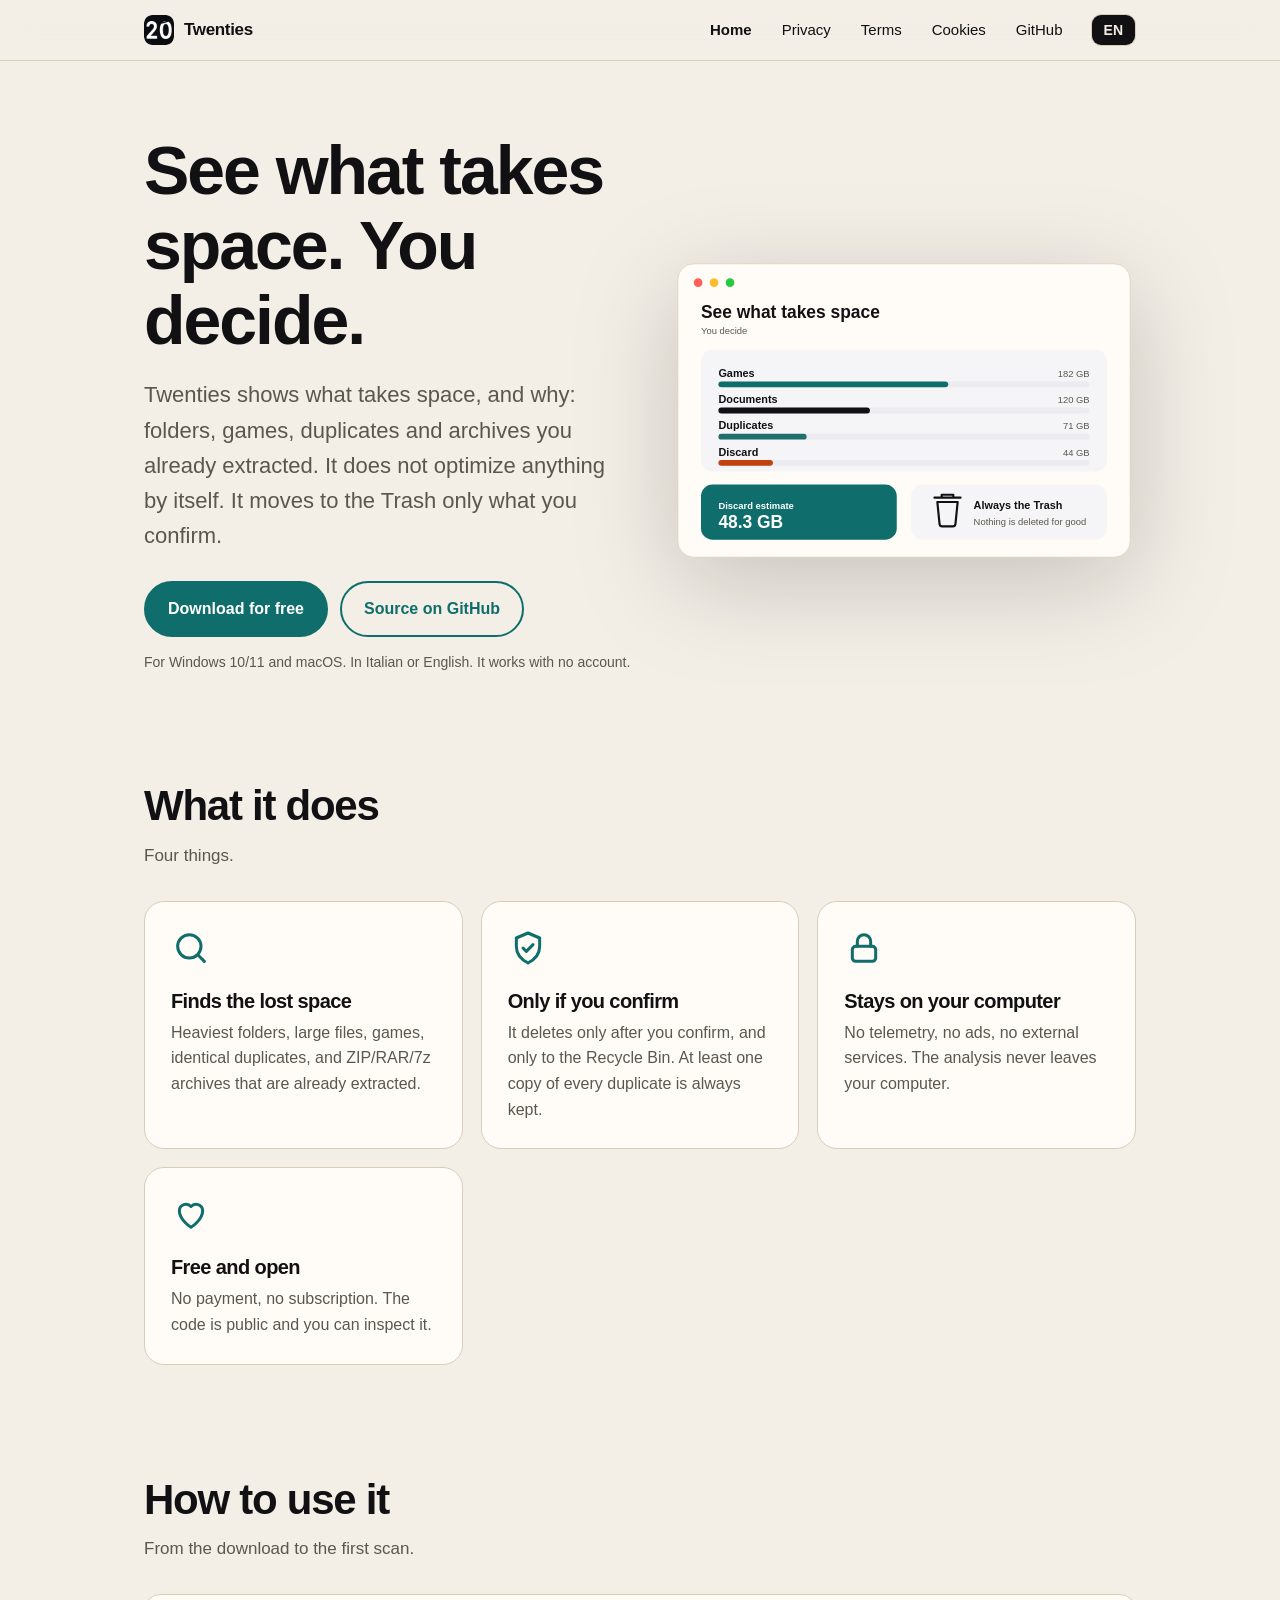
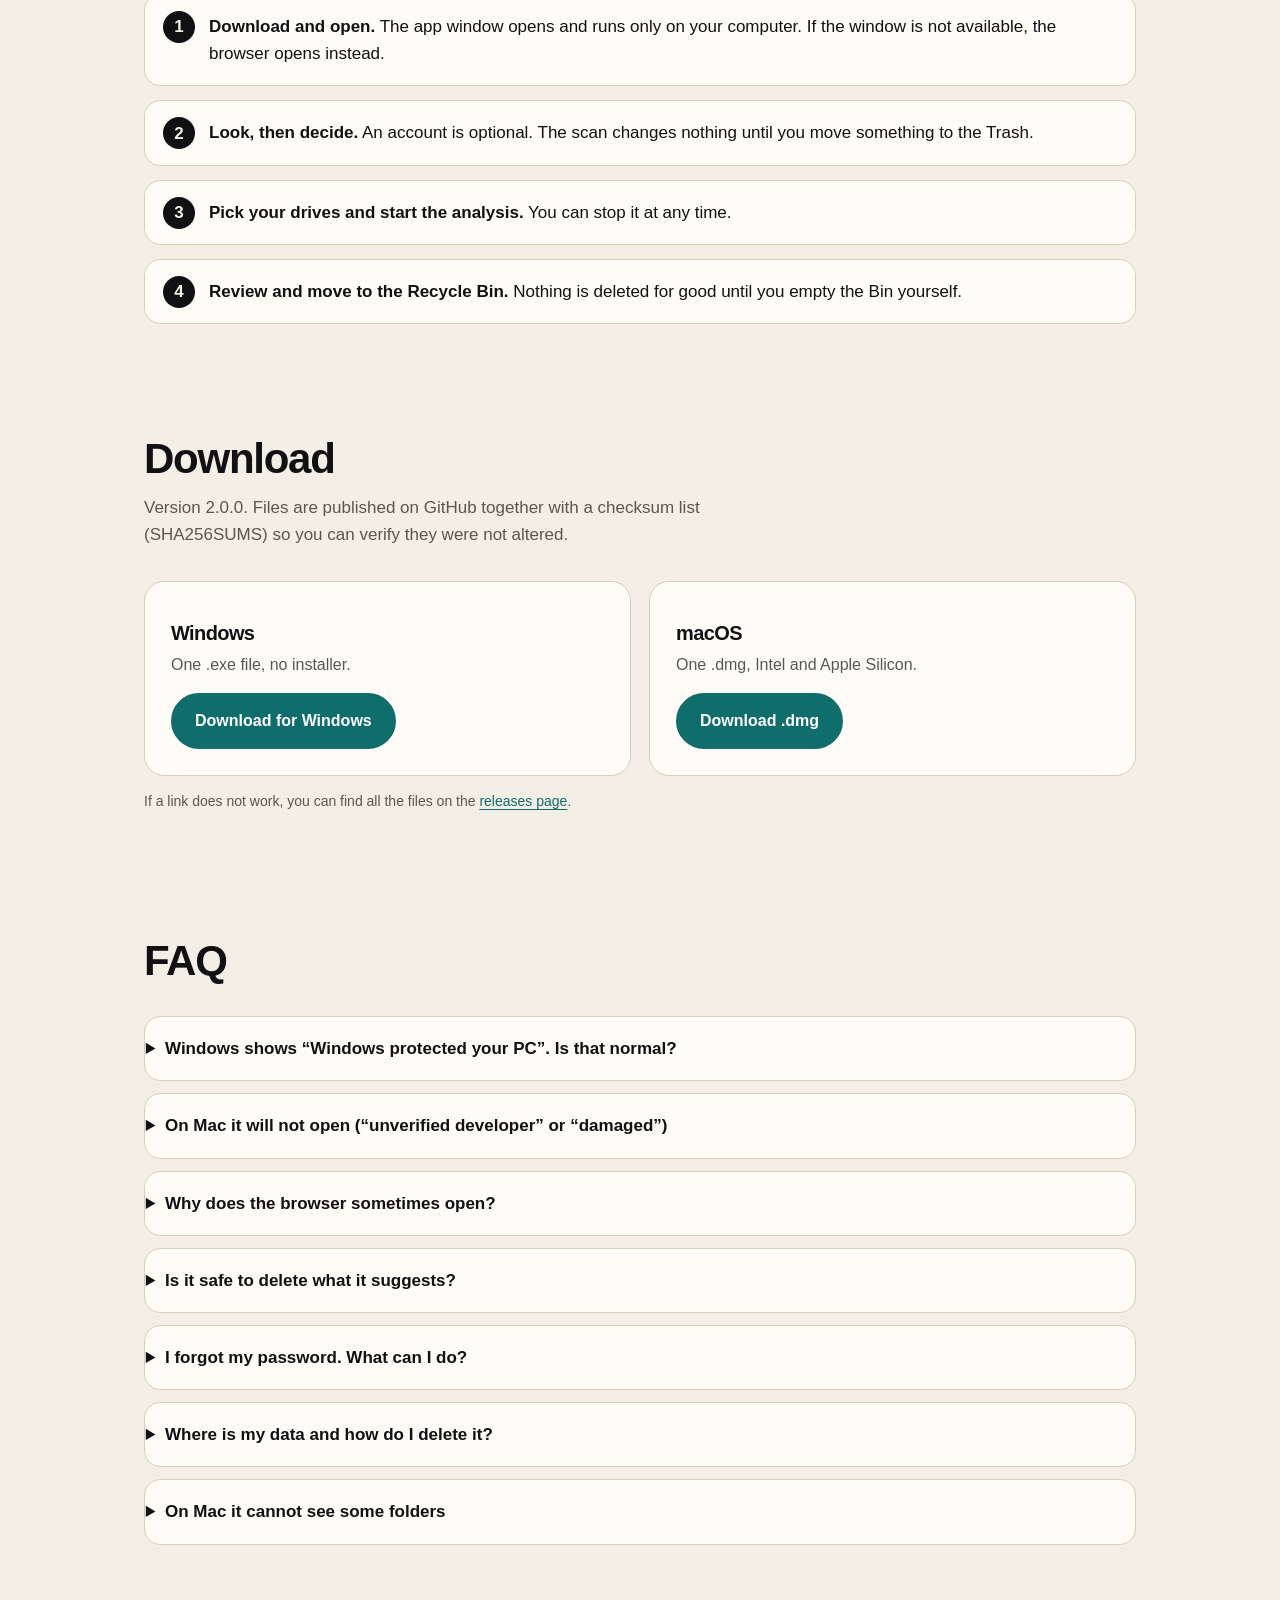
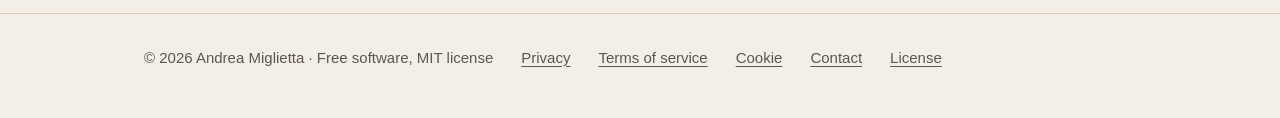
<file: docs/index.html>
<!doctype html>
<html lang="it">
<head>
<meta charset="utf-8">
<meta name="viewport" content="width=device-width,initial-scale=1">
<title data-it="Twenties – libera spazio sul computer" data-en="Twenties – free up disk space">Twenties – libera spazio sul computer</title>
<meta name="description" content="App gratuita e open source per trovare cosa occupa spazio su Windows e Mac e spostarlo nel Cestino, senza inviare dati." data-it="App gratuita e open source per trovare cosa occupa spazio su Windows e Mac e spostarlo nel Cestino, senza inviare dati." data-en="Free, open source app to find what takes up disk space on Windows and Mac and move it to the Recycle Bin, without sending any data.">
<meta name="color-scheme" content="light dark">
<link rel="icon" href="assets/favicon.svg" type="image/svg+xml">
<link rel="apple-touch-icon" href="assets/apple-touch-icon.png">
<link rel="stylesheet" href="style.css">
<script src="site.js" defer></script>
</head>
<body>
<a class="skip" href="#main"><span lang="it">Vai al contenuto</span><span lang="en">Skip to content</span></a>
<header class="top"><div class="wrap">
<a class="brand" href="index.html"><img src="assets/apple-touch-icon.png" width="30" height="30" alt=""><span>Twenties</span></a>
<nav class="m" aria-label="Navigation"><a href="index.html" aria-current="page"><span lang="it">Home</span><span lang="en">Home</span></a><a href="privacy.html"><span lang="it">Privacy</span><span lang="en">Privacy</span></a><a href="terms.html"><span lang="it">Termini</span><span lang="en">Terms</span></a><a href="cookies.html"><span lang="it">Cookie</span><span lang="en">Cookies</span></a><a href="https://github.com/twoventi/twenties-cleaning">GitHub</a></nav>
<div class="lang" role="group" aria-label="Language / Lingua"><button type="button" data-l="it" aria-pressed="true" lang="it">IT</button><button type="button" data-l="en" aria-pressed="false" lang="en">EN</button></div>
</div></header>
<main id="main">

<div class="wrap"><div class="hero">
<div>
<h1><span lang="it">Vedi cosa pesa. Decidi tu.</span><span lang="en">See what takes space. You decide.</span></h1>
<p class="lead"><span lang="it">Twenties mostra cosa occupa spazio e perché: cartelle, giochi, doppioni e archivi già estratti. Non ottimizza da sola. Sposta nel Cestino solo quello che confermi tu.</span><span lang="en">Twenties shows what takes space, and why: folders, games, duplicates and archives you already extracted. It does not optimize anything by itself. It moves to the Trash only what you confirm.</span></p>
<div class="btns"><a class="btn p" href="#download"><span lang="it">Scarica gratis</span><span lang="en">Download for free</span></a><a class="btn s" href="https://github.com/twoventi/twenties-cleaning"><span lang="it">Codice su GitHub</span><span lang="en">Source on GitHub</span></a></div>
<p class="note"><span lang="it">Per Windows 10/11 e macOS. In italiano o in inglese. Si usa anche senza account.</span><span lang="en">For Windows 10/11 and macOS. In Italian or English. It works with no account.</span></p>
</div>
<div class="art">
<img lang="it" src="assets/hero-it.svg" width="640" height="420" alt="Schermata di Twenties: barre che mostrano quanto spazio occupano giochi, download, doppioni e cache, con il totale recuperabile e l'indicazione che tutto va nel Cestino.">
<img lang="en" src="assets/hero-en.svg" width="640" height="420" alt="Twenties screenshot: bars showing how much space games, downloads, duplicates and cache use, with the total recoverable space and a note that everything goes to the Recycle Bin.">
</div>
</div></div>

<section aria-labelledby="f"><div class="wrap">
<h2 id="f"><span lang="it">Cosa fa</span><span lang="en">What it does</span></h2>
<p class="sub"><span lang="it">Quattro cose.</span><span lang="en">Four things.</span></p>
<div class="grid">
<div class="card rv"><svg viewBox="0 0 24 24" aria-hidden="true" focusable="false"><circle cx="11" cy="11" r="7"/><path d="m20 20-3.5-3.5"/></svg><h3><span lang="it">Trova lo spazio perso</span><span lang="en">Finds the lost space</span></h3><p><span lang="it">Cartelle più pesanti, file grandi, giochi, doppioni identici e archivi ZIP/RAR/7z già estratti.</span><span lang="en">Heaviest folders, large files, games, identical duplicates, and ZIP/RAR/7z archives that are already extracted.</span></p></div>
<div class="card rv"><svg viewBox="0 0 24 24" aria-hidden="true" focusable="false"><path d="M12 3 5 6v5c0 4.500 3 8 7 10 4-2 7-5.500 7-10V6z"/><path d="m9 12 2 2 4-4"/></svg><h3><span lang="it">Solo con conferma</span><span lang="en">Only if you confirm</span></h3><p><span lang="it">Elimina solo dopo la tua conferma e solo verso il Cestino. Dei doppioni resta sempre almeno una copia.</span><span lang="en">It deletes only after you confirm, and only to the Recycle Bin. At least one copy of every duplicate is always kept.</span></p></div>
<div class="card rv"><svg viewBox="0 0 24 24" aria-hidden="true" focusable="false"><rect x="5" y="11" width="14" height="9" rx="2"/><path d="M8 11V8a4 4 0 0 1 8 0v3"/></svg><h3><span lang="it">Resta sul tuo computer</span><span lang="en">Stays on your computer</span></h3><p><span lang="it">Nessuna telemetria, nessuna pubblicità, nessun servizio esterno. L'analisi non lascia mai il tuo computer.</span><span lang="en">No telemetry, no ads, no external services. The analysis never leaves your computer.</span></p></div>
<div class="card rv"><svg viewBox="0 0 24 24" aria-hidden="true" focusable="false"><path d="M12 20s-7-4.500-7-10a4 4 0 0 1 7-2.500A4 4 0 0 1 19 10c0 5.500-7 10-7 10z"/></svg><h3><span lang="it">Gratuito e aperto</span><span lang="en">Free and open</span></h3><p><span lang="it">Nessun pagamento, nessun abbonamento. Il codice è pubblico e puoi controllarlo.</span><span lang="en">No payment, no subscription. The code is public and you can inspect it.</span></p></div>
</div></div></section>

<section aria-labelledby="h"><div class="wrap">
<h2 id="h"><span lang="it">Come si usa</span><span lang="en">How to use it</span></h2>
<p class="sub"><span lang="it">Dal file scaricato alla prima scansione.</span><span lang="en">From the download to the first scan.</span></p>
<ol class="steps">
<li class="rv"><span lang="it"><strong>Scarica e apri.</strong> Compare la finestra dell'app, che gira solo sul tuo computer. Se la finestra non è disponibile, si apre il browser.</span><span lang="en"><strong>Download and open.</strong> The app window opens and runs only on your computer. If the window is not available, the browser opens instead.</span></li>
<li class="rv"><span lang="it"><strong>Guarda, poi decidi.</strong> L'account è facoltativo. L'analisi non modifica nulla finché non sposti tu qualcosa nel Cestino.</span><span lang="en"><strong>Look, then decide.</strong> An account is optional. The scan changes nothing until you move something to the Trash.</span></li>
<li class="rv"><span lang="it"><strong>Scegli i dischi e avvia l'analisi.</strong> Puoi fermarla quando vuoi.</span><span lang="en"><strong>Pick your drives and start the analysis.</strong> You can stop it at any time.</span></li>
<li class="rv"><span lang="it"><strong>Controlla e sposta nel Cestino.</strong> Niente viene cancellato per sempre finché non svuoti tu il Cestino.</span><span lang="en"><strong>Review and move to the Recycle Bin.</strong> Nothing is deleted for good until you empty the Bin yourself.</span></li>
</ol></div></section>

<section id="download" aria-labelledby="d"><div class="wrap">
<h2 id="d"><span lang="it">Download</span><span lang="en">Download</span></h2>
<p class="sub"><span lang="it">Versione 2.0.0. I file sono pubblicati su GitHub insieme a un elenco di controllo (SHA256SUMS) per verificare che non siano stati alterati.</span><span lang="en">Version 2.0.0. Files are published on GitHub together with a checksum list (SHA256SUMS) so you can verify they were not altered.</span></p>
<div class="dl">
<div class="card rv"><h3>Windows</h3><p><span lang="it">Un file .exe, senza installazione.</span><span lang="en">One .exe file, no installer.</span></p><a class="btn p" href="https://github.com/twoventi/twenties-cleaning/releases/latest/download/Twenties-Windows.exe"><span lang="it">Scarica per Windows</span><span lang="en">Download for Windows</span></a></div>
<div class="card rv"><h3>macOS</h3><p><span lang="it">Un solo .dmg, Intel e Apple Silicon.</span><span lang="en">One .dmg, Intel and Apple Silicon.</span></p><a class="btn p" href="https://github.com/twoventi/twenties-cleaning/releases/latest/download/Twenties-macOS.dmg"><span lang="it">Scarica .dmg</span><span lang="en">Download .dmg</span></a></div>
</div>
<p class="note"><span lang="it">Se un link non funziona, trovi tutti i file nella <a href="https://github.com/twoventi/twenties-cleaning/releases/latest">pagina delle versioni</a>.</span><span lang="en">If a link does not work, you can find all the files on the <a href="https://github.com/twoventi/twenties-cleaning/releases/latest">releases page</a>.</span></p>
</div></section>

<section id="faq" aria-labelledby="q"><div class="wrap">
<h2 id="q"><span lang="it">Domande frequenti</span><span lang="en">FAQ</span></h2>
<p class="sub"></p>
<details class="rv"><summary><span lang="it">Windows mostra “Windows ha protetto il PC”. È normale?</span><span lang="en">Windows shows “Windows protected your PC”. Is that normal?</span></summary>
<div lang="it"><p>Sì, il file non ha una firma a pagamento. Clicca <strong>Ulteriori informazioni → Esegui comunque</strong>.</p><p>Per controllare il file, in PowerShell: <code>Get-FileHash .\Twenties-Windows.exe -Algorithm SHA256</code>. Il numero deve essere quello di <code>SHA256SUMS</code>.</p></div><div lang="en"><p>Yes. The file has no paid signature. Click <strong>More info → Run anyway</strong>.</p><p>To check the file, in PowerShell: <code>Get-FileHash .\Twenties-Windows.exe -Algorithm SHA256</code>. The number should match <code>SHA256SUMS</code>.</p></div></details>
<details class="rv"><summary><span lang="it">Su Mac non si apre (“sviluppatore non verificato” o “danneggiata”)</span><span lang="en">On Mac it will not open (“unverified developer” or “damaged”)</span></summary>
<div lang="it"><p>Il file non ha una firma a pagamento. <strong>Tasto destro sull'app → Apri</strong>.</p><p>Controllo: <code>shasum -a 256 Twenties-macOS.dmg</code>. Confronta con <code>SHA256SUMS</code>.</p></div><div lang="en"><p>The file has no paid signature. <strong>Right-click the app → Open</strong>.</p><p>Check: <code>shasum -a 256 Twenties-macOS.dmg</code> and compare with <code>SHA256SUMS</code>.</p></div></details>
<details class="rv"><summary><span lang="it">Perché a volte si apre il browser?</span><span lang="en">Why does the browser sometimes open?</span></summary>
<div lang="it"><p>L'app ha una finestra propria e risponde solo dal tuo computer (indirizzo 127.0.0.1): nessun altro dispositivo può raggiungerla. L'accesso con Google si apre nel browser, perché Google non consente il login dentro la finestra; quando hai finito, la finestra risulta già connessa. Se la finestra non è disponibile (su Windows manca WebView2), un messaggio lo dice e si usa il browser. Per chiudere usa la X della finestra o il pulsante <strong>Chiudi app</strong>.</p></div><div lang="en"><p>The app has its own window and only answers from your computer (address 127.0.0.1): no other device can reach it. Google sign-in opens in the browser, because Google blocks login inside the app window; when you finish, the window shows you as signed in. If the window is not available (WebView2 is missing on Windows), a message says so and the browser is used. To quit, close the window or use <strong>Chiudi app</strong>.</p></div></details>
<details class="rv"><summary><span lang="it">È sicuro eliminare quello che propone?</span><span lang="en">Is it safe to delete what it suggests?</span></summary>
<div lang="it"><p>L'app classifica cartelle e file in base all'importanza, ma è una stima e la decisione è tua. Guarda sempre cosa selezioni. Tutto va nel Cestino e si può ripristinare finché non lo svuoti. Se un Cestino non è disponibile, l'app non elimina nulla. Per i dati importanti, tieni un backup.</p></div><div lang="en"><p>The app sorts folders and files by importance, but that is an estimate and the decision is yours. Always check what you select. Everything goes to the Recycle Bin and can be restored until you empty it. If a Recycle Bin is not available, the app deletes nothing. Keep a backup of important data.</p></div></details>
<details class="rv"><summary><span lang="it">Ho dimenticato la password. Come faccio?</span><span lang="en">I forgot my password. What can I do?</span></summary>
<div lang="it"><p>L'account non è necessario per usare Twenties. Se ne hai uno e non ricordi la password, l'app non invia email, quindi non la recupera. Chiudi l'app, elimina la cartella dei dati (vedi sotto) e, se vuoi, creane uno nuovo. I file del computer non si toccano.</p></div><div lang="en"><p>An account is not required to use Twenties. If you have one and forgot the password, the app does not send email, so it cannot recover it. Quit the app, delete the data folder (see below) and create a new one if you want. Your computer's files are not touched.</p></div></details>
<details class="rv"><summary><span lang="it">Dove sono i miei dati e come li cancello?</span><span lang="en">Where is my data and how do I delete it?</span></summary>
<div lang="it"><p>In Impostazioni, <strong>Elimina account</strong>: cancella subito account e sessioni. La cartella dati si chiama ancora <code>TwentiesCleaning</code> (così un account già creato resta al suo posto): su Windows in <code>%APPDATA%</code>, su Mac in <code>~/Library/Application Support</code>. I file del tuo computer non vengono toccati.</p></div><div lang="en"><p>In Settings, <strong>Elimina account</strong> deletes the account and sessions at once. The data folder is still named <code>TwentiesCleaning</code> (so an account you already had stays put): on Windows in <code>%APPDATA%</code>, on Mac in <code>~/Library/Application Support</code>. Your computer's files are not touched.</p></div></details>
<details class="rv"><summary><span lang="it">Su Mac non vede alcune cartelle</span><span lang="en">On Mac it cannot see some folders</span></summary>
<div lang="it"><p>Concedi l'<strong>Accesso completo al disco</strong> a Twenties in Impostazioni di Sistema › Privacy e sicurezza, poi riapri l'app. Al primo spostamento nel Cestino macOS chiede di consentire il controllo di Finder: accetta.</p></div><div lang="en"><p>Grant <strong>Full Disk Access</strong> to Twenties in System Settings › Privacy &amp; Security, then reopen the app. The first time you move something to the Bin, macOS asks to allow control of Finder: accept.</p></div></details>
</div></section>

</main>
<footer><div class="wrap">
<span>© 2026 Andrea Miglietta · <span lang="it">Software libero con licenza MIT</span><span lang="en">Free software, MIT license</span></span>
<a href="privacy.html">Privacy</a><a href="terms.html"><span lang="it">Termini di servizio</span><span lang="en">Terms of service</span></a><a href="cookies.html">Cookie</a>
<a href="mailto:nf2871065@gmail.com"><span lang="it">Contatti</span><span lang="en">Contact</span></a><a href="https://github.com/twoventi/twenties-cleaning/blob/main/LICENSE"><span lang="it">Licenza</span><span lang="en">License</span></a>
</div></footer>
</body>
</html>
</file>
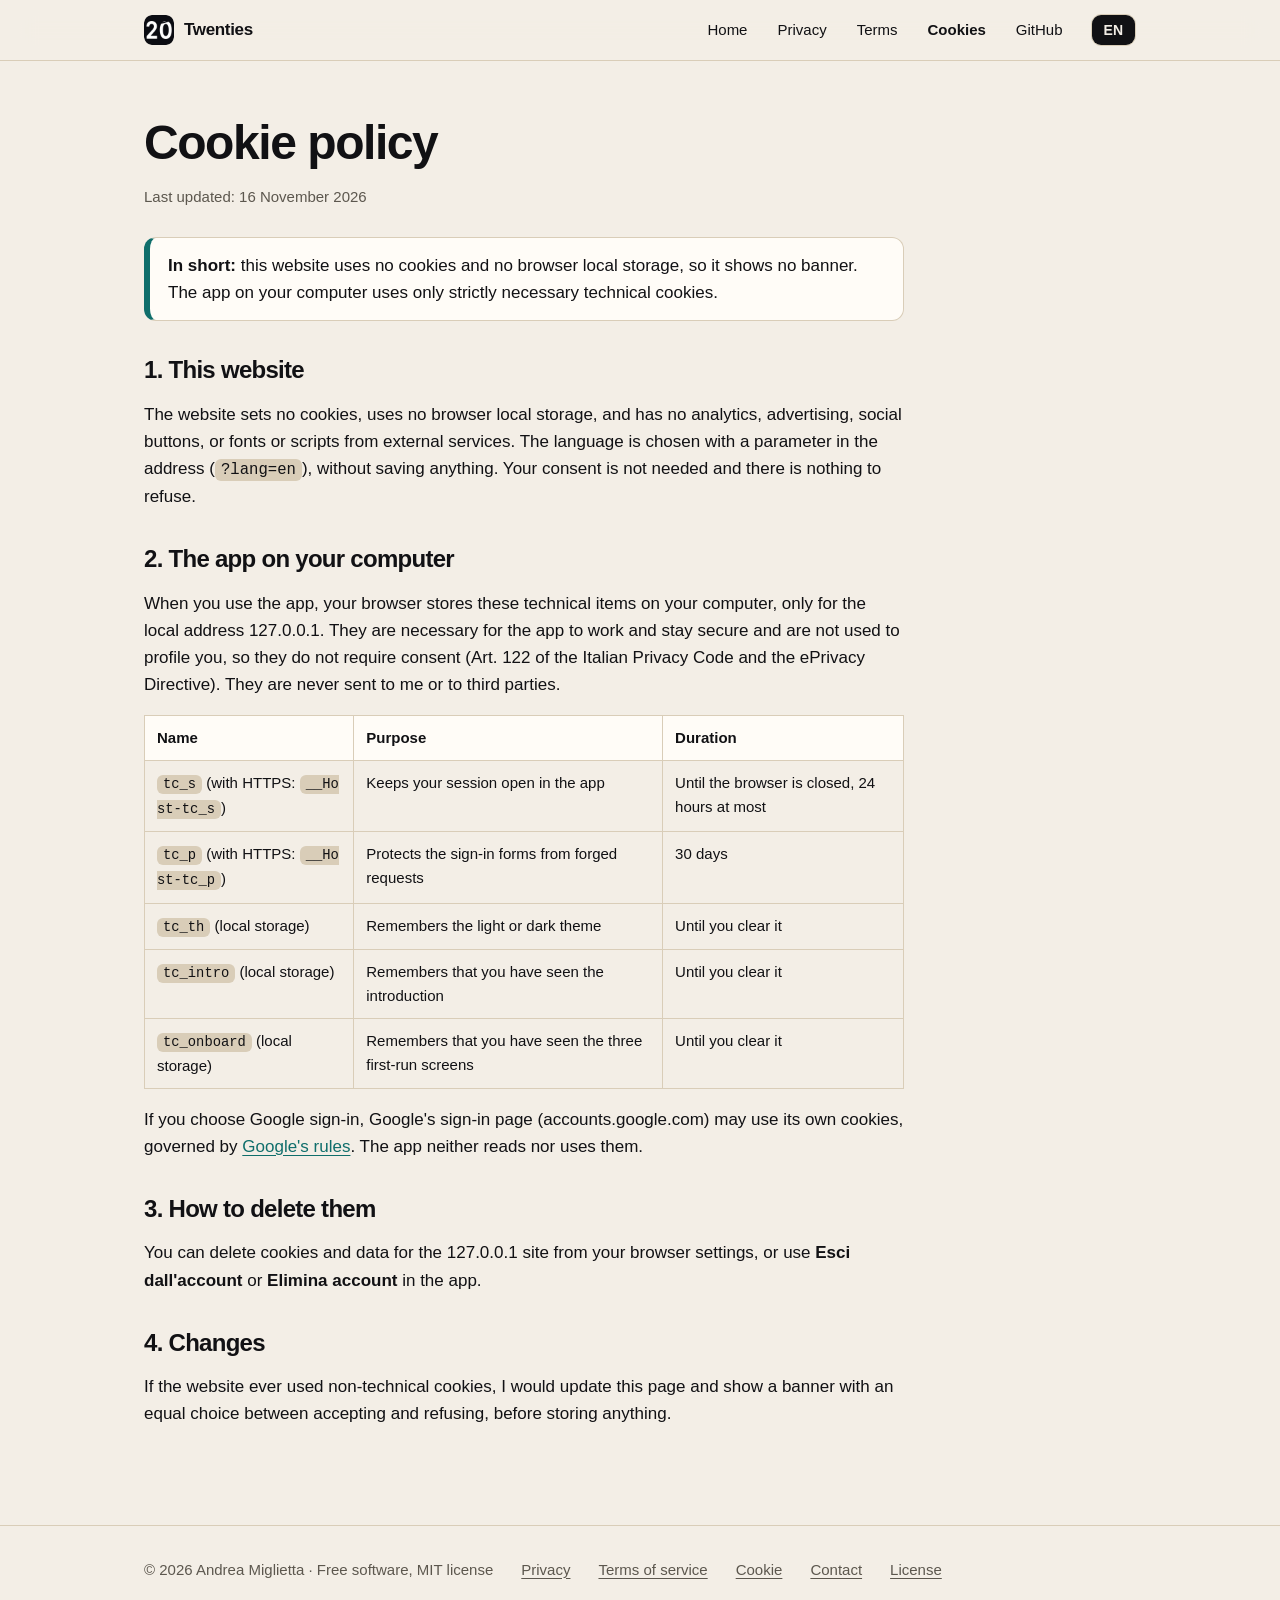
<file: docs/cookies.html>
<!doctype html>
<html lang="it">
<head>
<meta charset="utf-8">
<meta name="viewport" content="width=device-width,initial-scale=1">
<title data-it="Cookie policy – Twenties" data-en="Cookie policy – Twenties">Cookie policy – Twenties</title>
<meta name="description" content="Il sito non usa cookie. L'app usa solo cookie tecnici sul tuo computer." data-it="Il sito non usa cookie. L'app usa solo cookie tecnici sul tuo computer." data-en="The website uses no cookies. The app uses only technical cookies on your computer.">
<meta name="color-scheme" content="light dark">
<link rel="icon" href="assets/favicon.svg" type="image/svg+xml">
<link rel="apple-touch-icon" href="assets/apple-touch-icon.png">
<link rel="stylesheet" href="style.css">
<script src="site.js" defer></script>
</head>
<body>
<a class="skip" href="#main"><span lang="it">Vai al contenuto</span><span lang="en">Skip to content</span></a>
<header class="top"><div class="wrap">
<a class="brand" href="index.html"><img src="assets/apple-touch-icon.png" width="30" height="30" alt=""><span>Twenties</span></a>
<nav class="m" aria-label="Navigation"><a href="index.html"><span lang="it">Home</span><span lang="en">Home</span></a><a href="privacy.html"><span lang="it">Privacy</span><span lang="en">Privacy</span></a><a href="terms.html"><span lang="it">Termini</span><span lang="en">Terms</span></a><a href="cookies.html" aria-current="page"><span lang="it">Cookie</span><span lang="en">Cookies</span></a><a href="https://github.com/twoventi/twenties-cleaning">GitHub</a></nav>
<div class="lang" role="group" aria-label="Language / Lingua"><button type="button" data-l="it" aria-pressed="true" lang="it">IT</button><button type="button" data-l="en" aria-pressed="false" lang="en">EN</button></div>
</div></header>
<main id="main">
<div class="wrap"><article class="prose"><div lang="it"><h1>Cookie policy</h1><p class="upd">Ultimo aggiornamento: 16 novembre 2026</p>
<div class="warn"><strong>In breve:</strong> questo sito non usa cookie né memoria locale del browser, quindi non mostra nessun banner. L'app sul tuo computer usa solo cookie tecnici indispensabili.</div>
<h2>1. Questo sito</h2><p>Il sito non imposta cookie, non usa la memoria locale del browser, non ha strumenti di analisi, pubblicità, pulsanti social, font o script di servizi esterni. La lingua si sceglie con un parametro nell'indirizzo (<code>?lang=en</code>), senza salvare nulla. Non serve il tuo consenso e non c'è nulla da rifiutare.</p>
<h2>2. L'app sul tuo computer</h2><p>Quando usi l'app, il tuo browser salva sul tuo computer questi elementi tecnici, solo per l'indirizzo locale 127.0.0.1. Sono necessari al funzionamento e alla sicurezza dell'app e non servono a profilarti, quindi non richiedono il consenso (art. 122 del Codice privacy e direttiva ePrivacy). Non vengono mai inviati a me né a terzi.</p><table><thead><tr><th>Nome</th><th>A cosa serve</th><th>Durata</th></tr></thead><tbody>
<tr><td><code>tc_s</code> (con HTTPS: <code>__Host-tc_s</code>)</td><td>Tiene aperta la tua sessione nell'app</td><td>Fino alla chiusura del browser, massimo 24 ore</td></tr>
<tr><td><code>tc_p</code> (con HTTPS: <code>__Host-tc_p</code>)</td><td>Protegge i moduli di accesso da richieste false</td><td>30 giorni</td></tr>
<tr><td><code>tc_th</code> (memoria locale)</td><td>Ricorda il tema chiaro o scuro</td><td>Finché non lo cancelli</td></tr>
<tr><td><code>tc_intro</code> (memoria locale)</td><td>Ricorda che hai già visto l'introduzione</td><td>Finché non lo cancelli</td></tr>
<tr><td><code>tc_onboard</code> (memoria locale)</td><td>Ricorda che hai già visto le tre schermate iniziali</td><td>Finché non lo cancelli</td></tr></tbody></table>
<p>Se scegli l'accesso con Google, la pagina di accesso di Google (accounts.google.com) può usare propri cookie, regolati dalle <a href="https://policies.google.com/technologies/cookies">regole di Google</a>. L'app non li legge né li usa.</p>
<h2>3. Come cancellarli</h2><p>Puoi eliminare cookie e dati del sito 127.0.0.1 dalle impostazioni del browser, oppure usare <strong>Esci dall'account</strong> o <strong>Elimina account</strong> nell'app.</p>
<h2>4. Modifiche</h2><p>Se in futuro il sito usasse cookie non tecnici, aggiornerei questa pagina e mostrerei un banner con scelta equivalente tra accettare e rifiutare, prima di salvare qualsiasi cosa.</p></div><div lang="en"><h1>Cookie policy</h1><p class="upd">Last updated: 16 November 2026</p>
<div class="warn"><strong>In short:</strong> this website uses no cookies and no browser local storage, so it shows no banner. The app on your computer uses only strictly necessary technical cookies.</div>
<h2>1. This website</h2><p>The website sets no cookies, uses no browser local storage, and has no analytics, advertising, social buttons, or fonts or scripts from external services. The language is chosen with a parameter in the address (<code>?lang=en</code>), without saving anything. Your consent is not needed and there is nothing to refuse.</p>
<h2>2. The app on your computer</h2><p>When you use the app, your browser stores these technical items on your computer, only for the local address 127.0.0.1. They are necessary for the app to work and stay secure and are not used to profile you, so they do not require consent (Art. 122 of the Italian Privacy Code and the ePrivacy Directive). They are never sent to me or to third parties.</p><table><thead><tr><th>Name</th><th>Purpose</th><th>Duration</th></tr></thead><tbody>
<tr><td><code>tc_s</code> (with HTTPS: <code>__Host-tc_s</code>)</td><td>Keeps your session open in the app</td><td>Until the browser is closed, 24 hours at most</td></tr>
<tr><td><code>tc_p</code> (with HTTPS: <code>__Host-tc_p</code>)</td><td>Protects the sign-in forms from forged requests</td><td>30 days</td></tr>
<tr><td><code>tc_th</code> (local storage)</td><td>Remembers the light or dark theme</td><td>Until you clear it</td></tr>
<tr><td><code>tc_intro</code> (local storage)</td><td>Remembers that you have seen the introduction</td><td>Until you clear it</td></tr>
<tr><td><code>tc_onboard</code> (local storage)</td><td>Remembers that you have seen the three first-run screens</td><td>Until you clear it</td></tr></tbody></table>
<p>If you choose Google sign-in, Google's sign-in page (accounts.google.com) may use its own cookies, governed by <a href="https://policies.google.com/technologies/cookies">Google's rules</a>. The app neither reads nor uses them.</p>
<h2>3. How to delete them</h2><p>You can delete cookies and data for the 127.0.0.1 site from your browser settings, or use <strong>Esci dall'account</strong> or <strong>Elimina account</strong> in the app.</p>
<h2>4. Changes</h2><p>If the website ever used non-technical cookies, I would update this page and show a banner with an equal choice between accepting and refusing, before storing anything.</p></div></article></div>
</main>
<footer><div class="wrap">
<span>© 2026 Andrea Miglietta · <span lang="it">Software libero con licenza MIT</span><span lang="en">Free software, MIT license</span></span>
<a href="privacy.html">Privacy</a><a href="terms.html"><span lang="it">Termini di servizio</span><span lang="en">Terms of service</span></a><a href="cookies.html">Cookie</a>
<a href="mailto:nf2871065@gmail.com"><span lang="it">Contatti</span><span lang="en">Contact</span></a><a href="https://github.com/twoventi/twenties-cleaning/blob/main/LICENSE"><span lang="it">Licenza</span><span lang="en">License</span></a>
</div></footer>
</body>
</html>
</file>
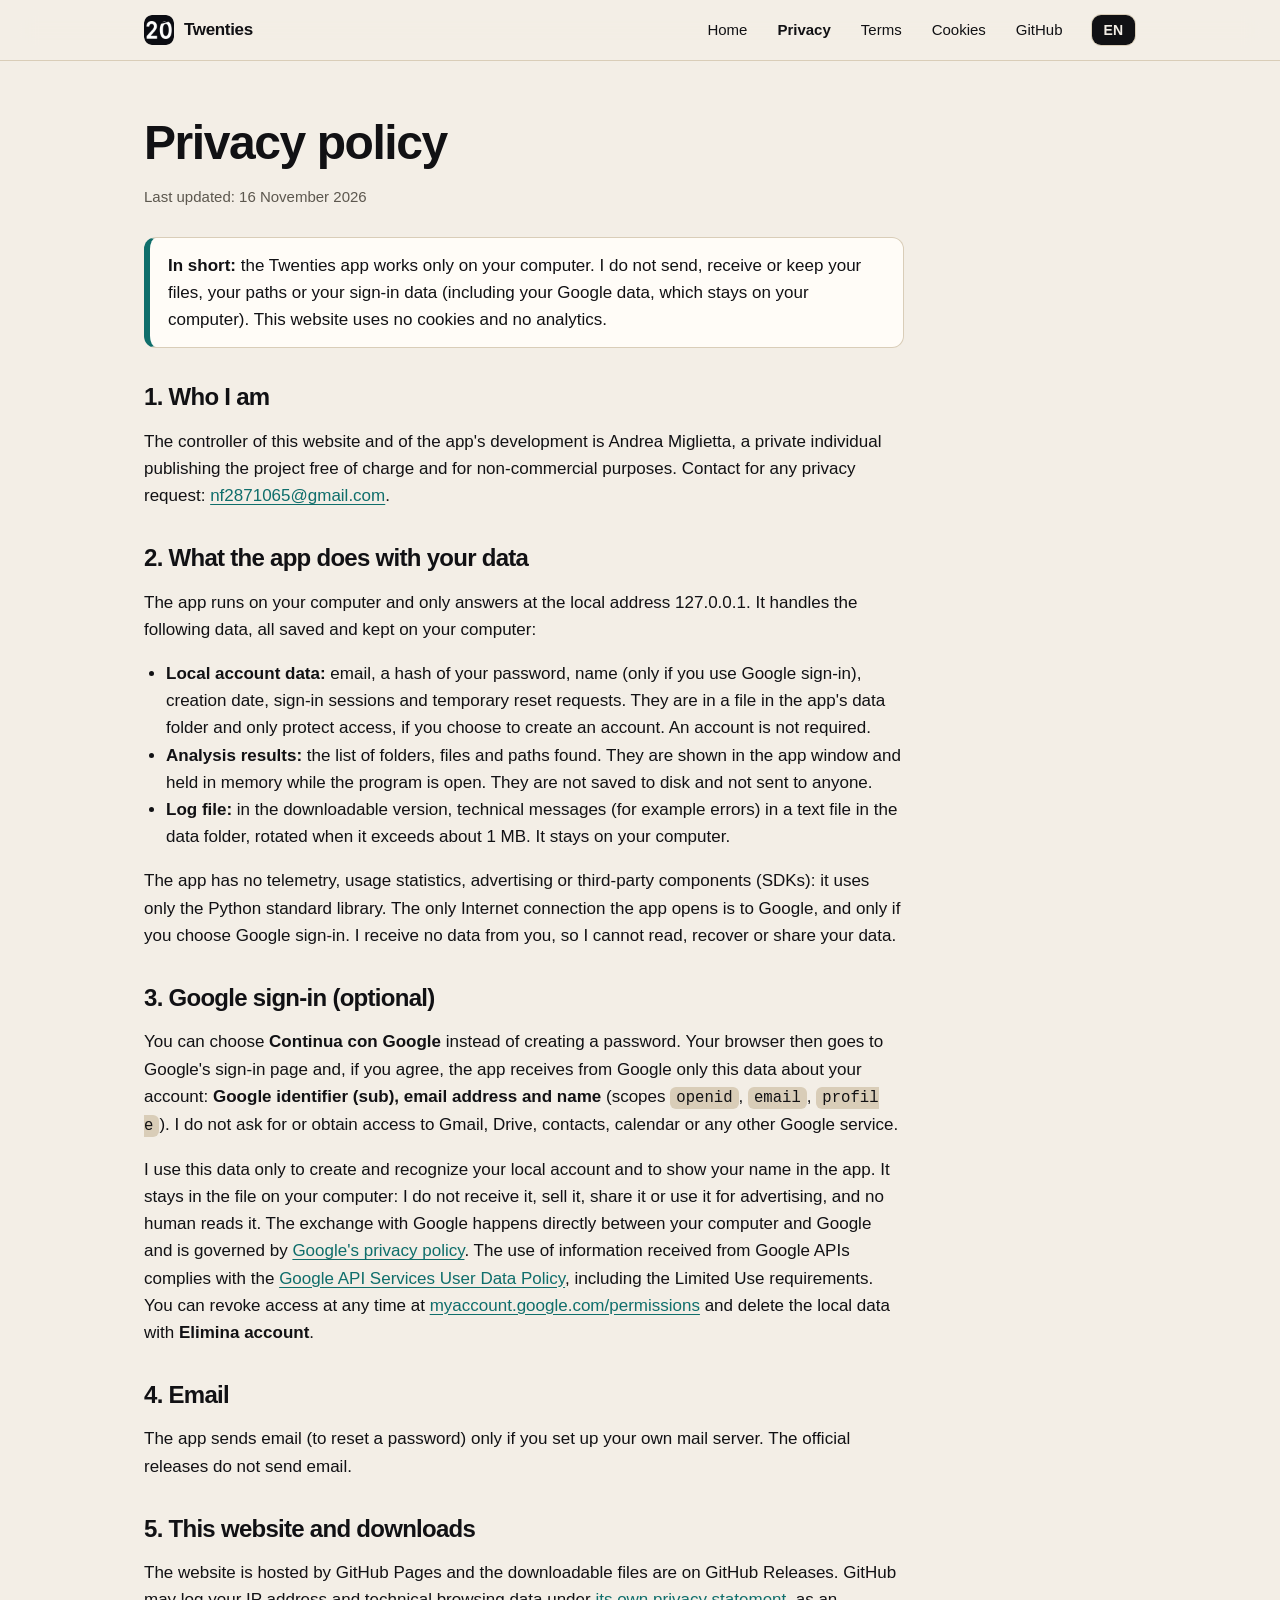
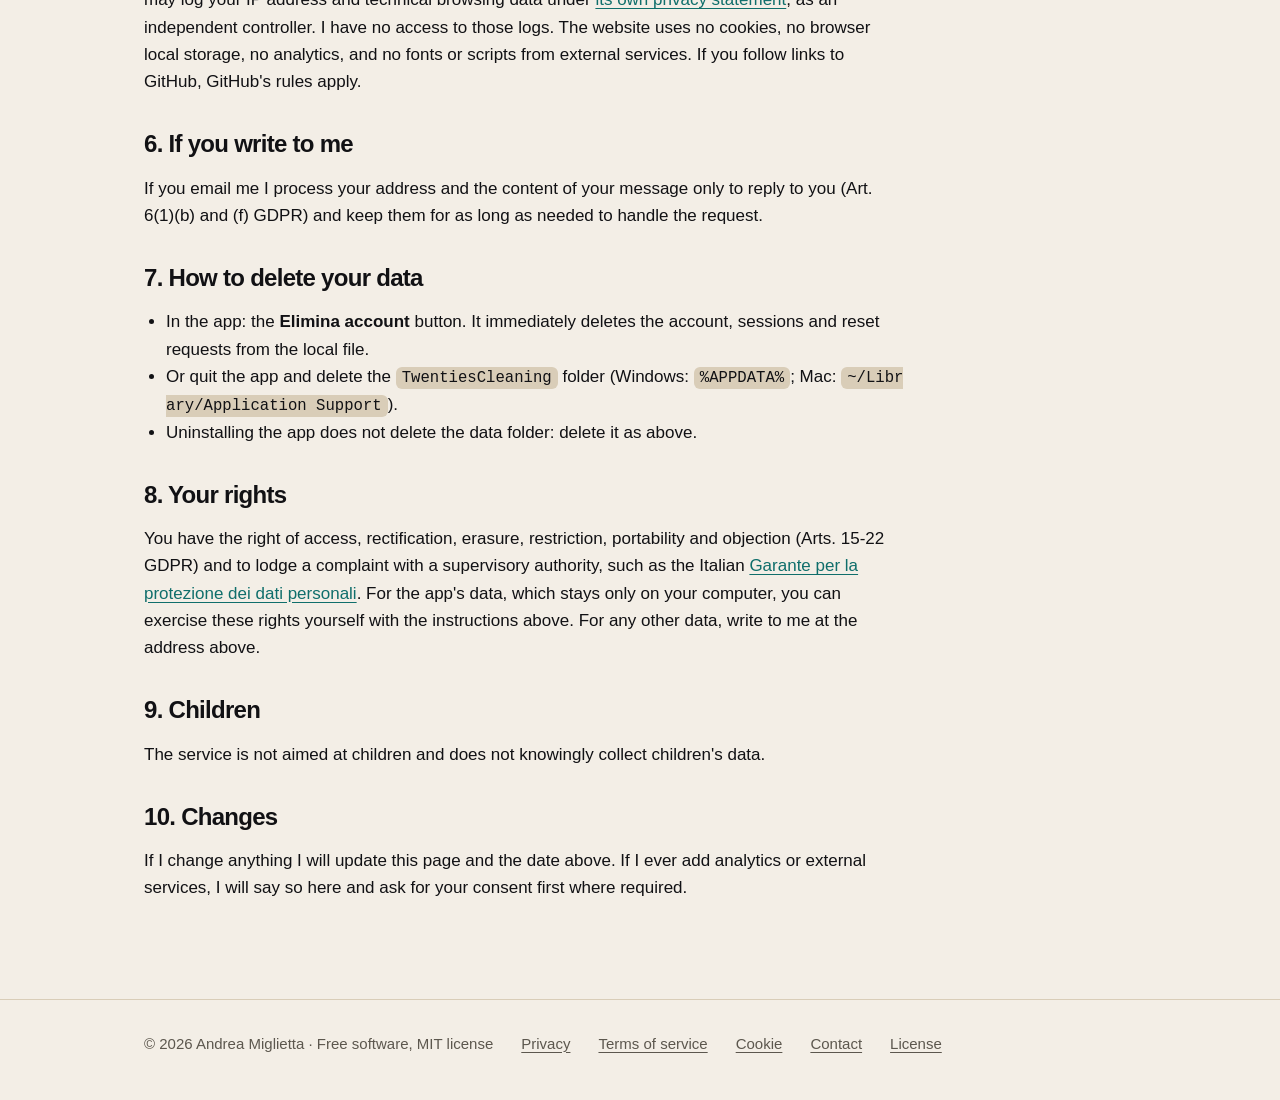
<file: docs/privacy.html>
<!doctype html>
<html lang="it">
<head>
<meta charset="utf-8">
<meta name="viewport" content="width=device-width,initial-scale=1">
<title data-it="Privacy – Twenties" data-en="Privacy – Twenties">Privacy – Twenties</title>
<meta name="description" content="Come Twenties tratta i tuoi dati: l'app resta sul tuo computer e il sito non usa cookie." data-it="Come Twenties tratta i tuoi dati: l'app resta sul tuo computer e il sito non usa cookie." data-en="How Twenties handles your data: the app stays on your computer and the website uses no cookies.">
<meta name="color-scheme" content="light dark">
<link rel="icon" href="assets/favicon.svg" type="image/svg+xml">
<link rel="apple-touch-icon" href="assets/apple-touch-icon.png">
<link rel="stylesheet" href="style.css">
<script src="site.js" defer></script>
</head>
<body>
<a class="skip" href="#main"><span lang="it">Vai al contenuto</span><span lang="en">Skip to content</span></a>
<header class="top"><div class="wrap">
<a class="brand" href="index.html"><img src="assets/apple-touch-icon.png" width="30" height="30" alt=""><span>Twenties</span></a>
<nav class="m" aria-label="Navigation"><a href="index.html"><span lang="it">Home</span><span lang="en">Home</span></a><a href="privacy.html" aria-current="page"><span lang="it">Privacy</span><span lang="en">Privacy</span></a><a href="terms.html"><span lang="it">Termini</span><span lang="en">Terms</span></a><a href="cookies.html"><span lang="it">Cookie</span><span lang="en">Cookies</span></a><a href="https://github.com/twoventi/twenties-cleaning">GitHub</a></nav>
<div class="lang" role="group" aria-label="Language / Lingua"><button type="button" data-l="it" aria-pressed="true" lang="it">IT</button><button type="button" data-l="en" aria-pressed="false" lang="en">EN</button></div>
</div></header>
<main id="main">
<div class="wrap"><article class="prose"><div lang="it"><h1>Informativa sulla privacy</h1><p class="upd">Ultimo aggiornamento: 16 novembre 2026</p>
<div class="warn"><strong>In breve:</strong> l'app Twenties funziona solo sul tuo computer. Non invio, non ricevo e non conservo i tuoi file, i tuoi percorsi né i tuoi dati di accesso (compresi quelli di Google, che restano sul tuo computer). Questo sito non usa cookie né strumenti di analisi.</div>
<h2>1. Chi sono</h2><p>Il titolare del sito e dello sviluppo dell'app è Andrea Miglietta, persona fisica che pubblica il progetto a titolo gratuito e non commerciale. Contatto per qualsiasi richiesta sulla privacy: <a href="mailto:nf2871065@gmail.com">nf2871065@gmail.com</a>.</p>
<h2>2. Cosa fa l'app con i tuoi dati</h2>
<p>L'app gira sul tuo computer e risponde solo all'indirizzo locale 127.0.0.1. Tratta questi dati, tutti salvati e rimasti sul tuo computer:</p>
<ul><li><strong>Dati dell'account locale:</strong> email, impronta (hash) della password, nome (solo se usi l'accesso con Google), data di creazione, sessioni di accesso e richieste temporanee di reimpostazione. Sono in un file nella cartella dati dell'app e servono solo a proteggere l'accesso, se decidi di creare un account. L'account non è obbligatorio.</li>
<li><strong>Risultati dell'analisi:</strong> elenco di cartelle, file e percorsi trovati. Sono mostrati nella finestra dell'app e tenuti in memoria finché il programma è aperto. Non vengono salvati su disco e non vengono inviati a nessuno.</li>
<li><strong>File di log:</strong> nella versione scaricabile, messaggi tecnici (per esempio errori) in un file di testo nella cartella dati, che si ruota quando supera circa 1 MB. Resta sul tuo computer.</li></ul>
<p>L'app non contiene telemetria, statistiche d'uso, pubblicità né componenti (SDK) di terze parti: usa solo la libreria standard del linguaggio Python. L'unica connessione che l'app apre verso Internet è quella con Google, e solo se scegli l'accesso con Google. Non ricevo alcun dato da te, quindi non posso leggere, recuperare o condividere i tuoi dati.</p>
<h2>3. Accesso con Google (facoltativo)</h2><p>Puoi scegliere <strong>Continua con Google</strong> invece di creare una password. In tal caso il tuo browser va alla pagina di accesso di Google e, se acconsenti, l'app riceve da Google solo questi dati del tuo account: <strong>identificativo Google (sub), indirizzo email e nome</strong> (ambiti <code>openid</code>, <code>email</code>, <code>profile</code>). Non chiedo né ottengo accesso a Gmail, Drive, contatti, calendario o altri servizi Google.</p><p>Uso questi dati solo per creare e riconoscere il tuo account locale e per mostrarti il tuo nome nell'app. Restano nel file sul tuo computer: non li ricevo, non li vendo, non li condivido, non li uso per pubblicità e nessuna persona li legge. Lo scambio con Google avviene direttamente tra il tuo computer e Google, ed è regolato dall'<a href="https://policies.google.com/privacy">informativa di Google</a>. L'uso delle informazioni ricevute dalle API di Google rispetta la <a href="https://developers.google.com/terms/api-services-user-data-policy">Google API Services User Data Policy</a>, compresi i requisiti di uso limitato (Limited Use). Puoi revocare l'accesso in ogni momento da <a href="https://myaccount.google.com/permissions">myaccount.google.com/permissions</a> ed eliminare i dati locali con <strong>Elimina account</strong>.</p>
<h2>4. Email</h2><p>L'app invia email (per reimpostare la password) solo se sei tu a configurare un tuo server di posta. Nelle versioni ufficiali non invia email.</p>
<h2>5. Questo sito e i download</h2><p>Il sito è ospitato da GitHub Pages e i file da scaricare sono su GitHub Releases. GitHub può registrare il tuo indirizzo IP e dati tecnici di navigazione secondo la <a href="https://docs.github.com/site-policy/privacy-policies/github-general-privacy-statement">propria informativa</a>, come titolare autonomo. Io non ho accesso a quei registri. Il sito non usa cookie, memoria locale del browser, strumenti di analisi, font o script di servizi esterni. Se apri collegamenti verso GitHub, si applicano le regole di GitHub.</p>
<h2>6. Se mi scrivi</h2><p>Se mi invii un'email tratto il tuo indirizzo e il contenuto del messaggio solo per risponderti (art. 6.1, lett. b e f, GDPR) e li conservo per il tempo necessario a gestire la richiesta.</p>
<h2>7. Come cancellare i tuoi dati</h2><ul><li>Nell'app: pulsante <strong>Elimina account</strong>. Cancella subito account, sessioni e richieste di reset dal file locale.</li><li>Oppure chiudi l'app ed elimina la cartella <code>TwentiesCleaning</code> (Windows: <code>%APPDATA%</code>; Mac: <code>~/Library/Application Support</code>).</li><li>Disinstallare l'app non elimina la cartella dati: eliminala come sopra.</li></ul>
<h2>8. I tuoi diritti</h2><p>Hai diritto di accesso, rettifica, cancellazione, limitazione, portabilità e opposizione (artt. 15-22 GDPR) e di proporre reclamo al <a href="https://www.garanteprivacy.it">Garante per la protezione dei dati personali</a>. Per i dati dell'app, che restano solo sul tuo computer, puoi esercitare questi diritti direttamente, con le istruzioni qui sopra. Per altri dati scrivimi all'indirizzo indicato.</p>
<h2>9. Minori</h2><p>Il servizio non è rivolto ai minori e non raccoglie consapevolmente dati di minori.</p>
<h2>10. Modifiche</h2><p>Se cambierò qualcosa, aggiornerò questa pagina e la data in alto. Se in futuro aggiungessi strumenti di analisi o servizi esterni, lo indicherei qui e chiederei prima il tuo consenso dove richiesto.</p></div><div lang="en"><h1>Privacy policy</h1><p class="upd">Last updated: 16 November 2026</p>
<div class="warn"><strong>In short:</strong> the Twenties app works only on your computer. I do not send, receive or keep your files, your paths or your sign-in data (including your Google data, which stays on your computer). This website uses no cookies and no analytics.</div>
<h2>1. Who I am</h2><p>The controller of this website and of the app's development is Andrea Miglietta, a private individual publishing the project free of charge and for non-commercial purposes. Contact for any privacy request: <a href="mailto:nf2871065@gmail.com">nf2871065@gmail.com</a>.</p>
<h2>2. What the app does with your data</h2>
<p>The app runs on your computer and only answers at the local address 127.0.0.1. It handles the following data, all saved and kept on your computer:</p>
<ul><li><strong>Local account data:</strong> email, a hash of your password, name (only if you use Google sign-in), creation date, sign-in sessions and temporary reset requests. They are in a file in the app's data folder and only protect access, if you choose to create an account. An account is not required.</li>
<li><strong>Analysis results:</strong> the list of folders, files and paths found. They are shown in the app window and held in memory while the program is open. They are not saved to disk and not sent to anyone.</li>
<li><strong>Log file:</strong> in the downloadable version, technical messages (for example errors) in a text file in the data folder, rotated when it exceeds about 1 MB. It stays on your computer.</li></ul>
<p>The app has no telemetry, usage statistics, advertising or third-party components (SDKs): it uses only the Python standard library. The only Internet connection the app opens is to Google, and only if you choose Google sign-in. I receive no data from you, so I cannot read, recover or share your data.</p>
<h2>3. Google sign-in (optional)</h2><p>You can choose <strong>Continua con Google</strong> instead of creating a password. Your browser then goes to Google's sign-in page and, if you agree, the app receives from Google only this data about your account: <strong>Google identifier (sub), email address and name</strong> (scopes <code>openid</code>, <code>email</code>, <code>profile</code>). I do not ask for or obtain access to Gmail, Drive, contacts, calendar or any other Google service.</p><p>I use this data only to create and recognize your local account and to show your name in the app. It stays in the file on your computer: I do not receive it, sell it, share it or use it for advertising, and no human reads it. The exchange with Google happens directly between your computer and Google and is governed by <a href="https://policies.google.com/privacy">Google's privacy policy</a>. The use of information received from Google APIs complies with the <a href="https://developers.google.com/terms/api-services-user-data-policy">Google API Services User Data Policy</a>, including the Limited Use requirements. You can revoke access at any time at <a href="https://myaccount.google.com/permissions">myaccount.google.com/permissions</a> and delete the local data with <strong>Elimina account</strong>.</p>
<h2>4. Email</h2><p>The app sends email (to reset a password) only if you set up your own mail server. The official releases do not send email.</p>
<h2>5. This website and downloads</h2><p>The website is hosted by GitHub Pages and the downloadable files are on GitHub Releases. GitHub may log your IP address and technical browsing data under <a href="https://docs.github.com/site-policy/privacy-policies/github-general-privacy-statement">its own privacy statement</a>, as an independent controller. I have no access to those logs. The website uses no cookies, no browser local storage, no analytics, and no fonts or scripts from external services. If you follow links to GitHub, GitHub's rules apply.</p>
<h2>6. If you write to me</h2><p>If you email me I process your address and the content of your message only to reply to you (Art. 6(1)(b) and (f) GDPR) and keep them for as long as needed to handle the request.</p>
<h2>7. How to delete your data</h2><ul><li>In the app: the <strong>Elimina account</strong> button. It immediately deletes the account, sessions and reset requests from the local file.</li><li>Or quit the app and delete the <code>TwentiesCleaning</code> folder (Windows: <code>%APPDATA%</code>; Mac: <code>~/Library/Application Support</code>).</li><li>Uninstalling the app does not delete the data folder: delete it as above.</li></ul>
<h2>8. Your rights</h2><p>You have the right of access, rectification, erasure, restriction, portability and objection (Arts. 15-22 GDPR) and to lodge a complaint with a supervisory authority, such as the Italian <a href="https://www.garanteprivacy.it">Garante per la protezione dei dati personali</a>. For the app's data, which stays only on your computer, you can exercise these rights yourself with the instructions above. For any other data, write to me at the address above.</p>
<h2>9. Children</h2><p>The service is not aimed at children and does not knowingly collect children's data.</p>
<h2>10. Changes</h2><p>If I change anything I will update this page and the date above. If I ever add analytics or external services, I will say so here and ask for your consent first where required.</p></div></article></div>
</main>
<footer><div class="wrap">
<span>© 2026 Andrea Miglietta · <span lang="it">Software libero con licenza MIT</span><span lang="en">Free software, MIT license</span></span>
<a href="privacy.html">Privacy</a><a href="terms.html"><span lang="it">Termini di servizio</span><span lang="en">Terms of service</span></a><a href="cookies.html">Cookie</a>
<a href="mailto:nf2871065@gmail.com"><span lang="it">Contatti</span><span lang="en">Contact</span></a><a href="https://github.com/twoventi/twenties-cleaning/blob/main/LICENSE"><span lang="it">Licenza</span><span lang="en">License</span></a>
</div></footer>
</body>
</html>
</file>
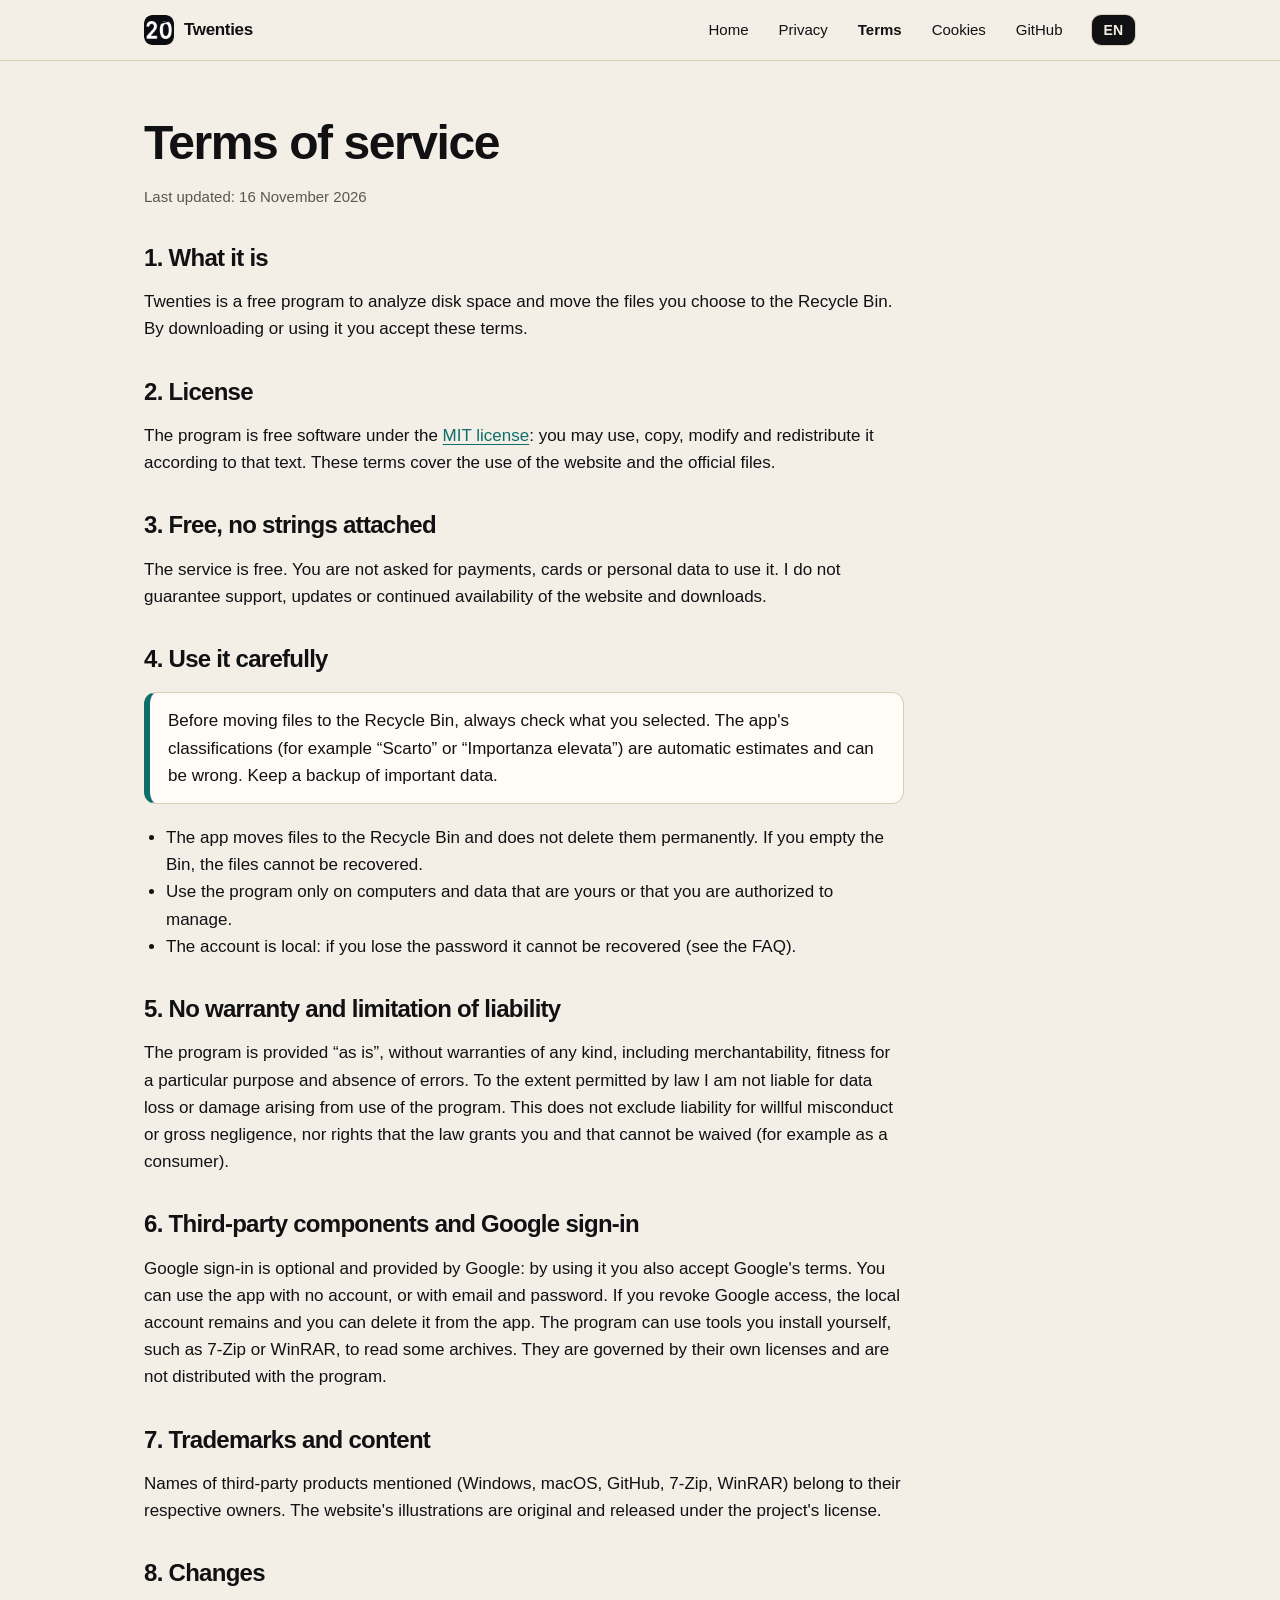
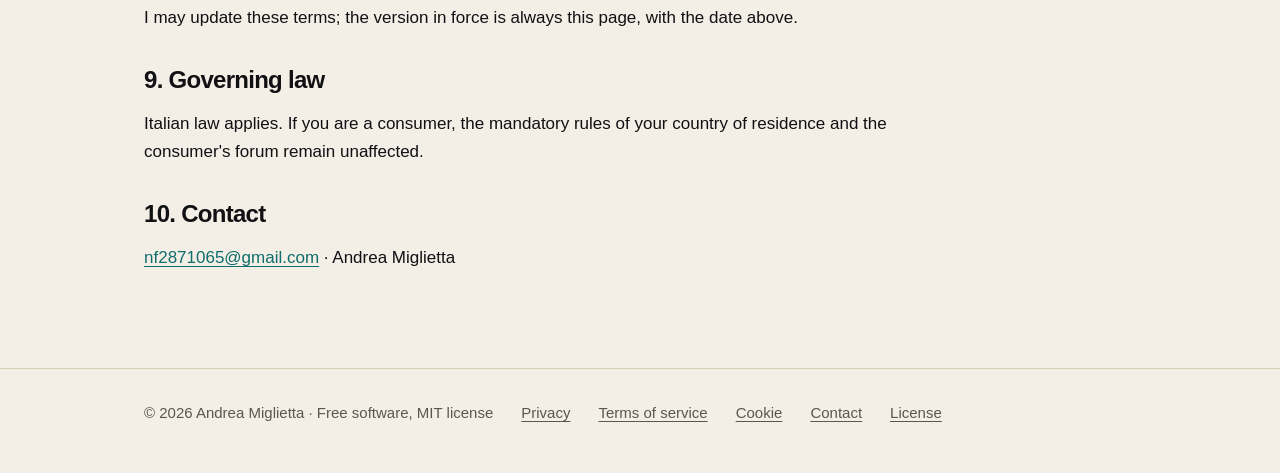
<file: docs/terms.html>
<!doctype html>
<html lang="it">
<head>
<meta charset="utf-8">
<meta name="viewport" content="width=device-width,initial-scale=1">
<title data-it="Termini di servizio – Twenties" data-en="Terms of service – Twenties">Termini di servizio – Twenties</title>
<meta name="description" content="Termini di servizio di Twenties: gratuito, open source, da usare con attenzione." data-it="Termini di servizio di Twenties: gratuito, open source, da usare con attenzione." data-en="Terms of service for Twenties: free, open source, to be used with care.">
<meta name="color-scheme" content="light dark">
<link rel="icon" href="assets/favicon.svg" type="image/svg+xml">
<link rel="apple-touch-icon" href="assets/apple-touch-icon.png">
<link rel="stylesheet" href="style.css">
<script src="site.js" defer></script>
</head>
<body>
<a class="skip" href="#main"><span lang="it">Vai al contenuto</span><span lang="en">Skip to content</span></a>
<header class="top"><div class="wrap">
<a class="brand" href="index.html"><img src="assets/apple-touch-icon.png" width="30" height="30" alt=""><span>Twenties</span></a>
<nav class="m" aria-label="Navigation"><a href="index.html"><span lang="it">Home</span><span lang="en">Home</span></a><a href="privacy.html"><span lang="it">Privacy</span><span lang="en">Privacy</span></a><a href="terms.html" aria-current="page"><span lang="it">Termini</span><span lang="en">Terms</span></a><a href="cookies.html"><span lang="it">Cookie</span><span lang="en">Cookies</span></a><a href="https://github.com/twoventi/twenties-cleaning">GitHub</a></nav>
<div class="lang" role="group" aria-label="Language / Lingua"><button type="button" data-l="it" aria-pressed="true" lang="it">IT</button><button type="button" data-l="en" aria-pressed="false" lang="en">EN</button></div>
</div></header>
<main id="main">
<div class="wrap"><article class="prose"><div lang="it"><h1>Termini di servizio</h1><p class="upd">Ultimo aggiornamento: 16 novembre 2026</p>
<h2>1. Cos'è</h2><p>Twenties è un programma gratuito per analizzare lo spazio su disco e spostare nel Cestino i file che scegli. Scaricandolo o usandolo accetti questi termini.</p>
<h2>2. Licenza</h2><p>Il programma è software libero con <a href="https://github.com/twoventi/twenties-cleaning/blob/main/LICENSE">licenza MIT</a>: puoi usarlo, copiarlo, modificarlo e ridistribuirlo secondo quel testo. Questi termini regolano l'uso del sito e dei file ufficiali.</p>
<h2>3. Gratuito, senza obblighi</h2><p>Il servizio è gratuito. Non ti vengono chiesti pagamenti, carte o dati personali per usarlo. Non garantisco assistenza, aggiornamenti o disponibilità continua del sito e dei download.</p>
<h2>4. Usalo con attenzione</h2><div class="warn">Prima di spostare file nel Cestino controlla sempre cosa hai selezionato. Le classificazioni dell'app (per esempio “Scarto” o “Importanza elevata”) sono stime automatiche e possono sbagliare. Tieni un backup dei dati importanti.</div>
<ul><li>L'app sposta i file nel Cestino e non li cancella definitivamente. Se svuoti il Cestino, i file non si recuperano più.</li><li>Usa il programma solo su computer e dati tuoi o per cui hai l'autorizzazione.</li><li>L'account è locale: se perdi la password non si può recuperare (vedi le domande frequenti).</li></ul>
<h2>5. Nessuna garanzia e limiti di responsabilità</h2><p>Il programma è fornito “così com'è”, senza garanzie di alcun tipo, comprese quelle di commerciabilità, idoneità a uno scopo particolare e assenza di errori. Nei limiti consentiti dalla legge non rispondo di perdite di dati o danni derivanti dall'uso del programma. Questo non esclude la responsabilità per dolo o colpa grave né i diritti che la legge ti riconosce in modo inderogabile (per esempio come consumatore).</p>
<h2>6. Componenti di terzi e accesso con Google</h2><p>L'accesso con Google è facoltativo e fornito da Google: usandolo accetti anche i termini di Google. Puoi usare l'app anche senza account, oppure con email e password. Se revochi l'accesso a Google, l'account locale resta e puoi eliminarlo dall'app. Il programma può usare strumenti installati da te, come 7-Zip o WinRAR, per leggere alcuni archivi. Sono regolati dalle loro licenze e non sono distribuiti con il programma.</p>
<h2>7. Marchi e contenuti</h2><p>Nomi di prodotti di terzi citati (Windows, macOS, GitHub, 7-Zip, WinRAR) appartengono ai rispettivi titolari. Le illustrazioni del sito sono originali e rilasciate con la stessa licenza del progetto.</p>
<h2>8. Modifiche</h2><p>Posso aggiornare questi termini; la versione in vigore è sempre questa pagina, con la data in alto.</p>
<h2>9. Legge applicabile</h2><p>Si applica la legge italiana. Se sei un consumatore, restano ferme le norme imperative del tuo Paese di residenza e il foro del consumatore.</p>
<h2>10. Contatti</h2><p><a href="mailto:nf2871065@gmail.com">nf2871065@gmail.com</a> · Andrea Miglietta</p></div><div lang="en"><h1>Terms of service</h1><p class="upd">Last updated: 16 November 2026</p>
<h2>1. What it is</h2><p>Twenties is a free program to analyze disk space and move the files you choose to the Recycle Bin. By downloading or using it you accept these terms.</p>
<h2>2. License</h2><p>The program is free software under the <a href="https://github.com/twoventi/twenties-cleaning/blob/main/LICENSE">MIT license</a>: you may use, copy, modify and redistribute it according to that text. These terms cover the use of the website and the official files.</p>
<h2>3. Free, no strings attached</h2><p>The service is free. You are not asked for payments, cards or personal data to use it. I do not guarantee support, updates or continued availability of the website and downloads.</p>
<h2>4. Use it carefully</h2><div class="warn">Before moving files to the Recycle Bin, always check what you selected. The app's classifications (for example “Scarto” or “Importanza elevata”) are automatic estimates and can be wrong. Keep a backup of important data.</div>
<ul><li>The app moves files to the Recycle Bin and does not delete them permanently. If you empty the Bin, the files cannot be recovered.</li><li>Use the program only on computers and data that are yours or that you are authorized to manage.</li><li>The account is local: if you lose the password it cannot be recovered (see the FAQ).</li></ul>
<h2>5. No warranty and limitation of liability</h2><p>The program is provided “as is”, without warranties of any kind, including merchantability, fitness for a particular purpose and absence of errors. To the extent permitted by law I am not liable for data loss or damage arising from use of the program. This does not exclude liability for willful misconduct or gross negligence, nor rights that the law grants you and that cannot be waived (for example as a consumer).</p>
<h2>6. Third-party components and Google sign-in</h2><p>Google sign-in is optional and provided by Google: by using it you also accept Google's terms. You can use the app with no account, or with email and password. If you revoke Google access, the local account remains and you can delete it from the app. The program can use tools you install yourself, such as 7-Zip or WinRAR, to read some archives. They are governed by their own licenses and are not distributed with the program.</p>
<h2>7. Trademarks and content</h2><p>Names of third-party products mentioned (Windows, macOS, GitHub, 7-Zip, WinRAR) belong to their respective owners. The website's illustrations are original and released under the project's license.</p>
<h2>8. Changes</h2><p>I may update these terms; the version in force is always this page, with the date above.</p>
<h2>9. Governing law</h2><p>Italian law applies. If you are a consumer, the mandatory rules of your country of residence and the consumer's forum remain unaffected.</p>
<h2>10. Contact</h2><p><a href="mailto:nf2871065@gmail.com">nf2871065@gmail.com</a> · Andrea Miglietta</p></div></article></div>
</main>
<footer><div class="wrap">
<span>© 2026 Andrea Miglietta · <span lang="it">Software libero con licenza MIT</span><span lang="en">Free software, MIT license</span></span>
<a href="privacy.html">Privacy</a><a href="terms.html"><span lang="it">Termini di servizio</span><span lang="en">Terms of service</span></a><a href="cookies.html">Cookie</a>
<a href="mailto:nf2871065@gmail.com"><span lang="it">Contatti</span><span lang="en">Contact</span></a><a href="https://github.com/twoventi/twenties-cleaning/blob/main/LICENSE"><span lang="it">Licenza</span><span lang="en">License</span></a>
</div></footer>
</body>
</html>
</file>
<file: docs/style.css>
:root{color-scheme:light dark;--bg:#F3EEE6;--card:#FFFCF7;--ink:#111114;--mu:#5C574E;--line:#D9CDB8;--ac:#0F6E6B;--acx:#fff;--f:-apple-system,BlinkMacSystemFont,"SF Pro Text","Segoe UI",Roboto,Helvetica,Arial,sans-serif}
@media (prefers-color-scheme:dark){:root{--bg:#111114;--card:#1C1C22;--ink:#F3EEE6;--mu:#B7A995;--line:#3A342C;--ac:#1F8F8B;--acx:#111114}}
*{box-sizing:border-box}html{scroll-behavior:smooth;-webkit-text-size-adjust:100%}
body{margin:0;background:var(--bg);color:var(--ink);font:17px/1.6 var(--f)}
html:not([lang=en]) [lang=en],html[lang=en] [lang=it]{display:none}
a{color:var(--ac);text-underline-offset:3px}a:hover{text-decoration-thickness:2px}
:focus-visible{outline:3px solid var(--ac);outline-offset:3px;border-radius:6px}
.skip{position:absolute;left:12px;top:-60px;background:var(--ink);color:var(--bg);padding:10px 16px;border-radius:10px;z-index:10;text-decoration:none;font-weight:600}.skip:focus{top:12px}
.wrap{max-width:1040px;margin:0 auto;padding:0 24px}
header.top{position:sticky;top:0;z-index:5;background:color-mix(in srgb,var(--bg) 88%,transparent);backdrop-filter:saturate(180%) blur(16px);border-bottom:1px solid var(--line)}
header.top .wrap{display:flex;align-items:center;gap:16px;min-height:60px;flex-wrap:wrap}
.brand{display:flex;align-items:center;gap:10px;font-weight:700;color:var(--ink);text-decoration:none;letter-spacing:-.02em}.brand img{width:30px;height:30px;border-radius:8px}
nav.m{display:flex;gap:6px;margin-left:auto;align-items:center;flex-wrap:wrap}
nav.m a{color:var(--ink);text-decoration:none;padding:8px 12px;border-radius:10px;font-size:15px}nav.m a:hover{background:var(--line)}nav.m a[aria-current=page]{font-weight:700}
.lang{display:flex;border:1px solid var(--line);border-radius:10px;overflow:hidden}
.lang button{background:none;border:0;color:var(--ink);padding:7px 12px;font:600 14px var(--f);cursor:pointer}
.lang button[aria-pressed=true]{background:var(--ink);color:var(--bg)}
h1,h2,h3{letter-spacing:-.03em;line-height:1.1;margin:0}
.hero{padding:72px 0 40px;display:grid;grid-template-columns:1.05fr 1fr;gap:40px;align-items:center}
.hero h1{font-size:clamp(40px,6vw,68px);font-weight:800}
.lead{font-size:clamp(18px,2.2vw,22px);color:var(--mu);margin:20px 0 28px;max-width:34em}
.btns{display:flex;gap:12px;flex-wrap:wrap}
.btn{display:inline-flex;align-items:center;gap:8px;padding:13px 22px;border-radius:980px;font-weight:600;text-decoration:none;border:2px solid var(--ac);font-size:16px}
.btn.p{background:var(--ac);color:var(--acx)}.btn.s{color:var(--ac)}.btn:hover{filter:brightness(1.08)}
.note{font-size:14px;color:var(--mu);margin-top:14px}
.hero img{width:100%;height:auto;display:block;filter:drop-shadow(0 24px 50px rgba(0,0,0,.18))}
section{padding:56px 0}section>.wrap>h2{font-size:clamp(28px,4vw,42px);margin-bottom:12px}
.sub{color:var(--mu);max-width:40em;margin:0 0 32px}
.grid{display:grid;grid-template-columns:repeat(auto-fit,minmax(240px,1fr));gap:18px}
.card{background:var(--card);border:1px solid var(--line);border-radius:20px;padding:26px}
.card h3{font-size:20px;margin:14px 0 8px}.card p{margin:0;color:var(--mu);font-size:16px}
.card svg{width:40px;height:40px;stroke:var(--ac);fill:none;stroke-width:1.8;stroke-linecap:round;stroke-linejoin:round}
ol.steps{counter-reset:s;list-style:none;padding:0;margin:0;display:grid;gap:14px}
ol.steps li{counter-increment:s;background:var(--card);border:1px solid var(--line);border-radius:16px;padding:18px 20px 18px 64px;position:relative}
ol.steps li::before{content:counter(s);position:absolute;left:18px;top:16px;width:32px;height:32px;border-radius:50%;background:var(--ink);color:var(--bg);display:grid;place-items:center;font-weight:700}
details{background:var(--card);border:1px solid var(--line);border-radius:16px;padding:4px 20px;margin-bottom:12px}
summary{cursor:pointer;font-weight:600;padding:14px 0;list-style-position:outside}
details p,details ul{color:var(--mu);margin:0 0 16px}details code,.prose code{background:var(--line);padding:2px 6px;border-radius:6px;font-size:.92em;word-break:break-all}
.dl{display:grid;grid-template-columns:repeat(auto-fit,minmax(260px,1fr));gap:18px}
.dl .card .btn{margin-top:16px}
.prose{max-width:760px;padding:56px 0 80px}.prose h1{font-size:clamp(32px,5vw,48px);margin-bottom:8px}
.prose h2{font-size:24px;margin:36px 0 10px}.prose p,.prose li{color:var(--ink)}.prose ul{padding-left:22px}
.prose .upd{color:var(--mu);font-size:15px;margin-bottom:28px}
.warn{background:var(--card);border:1px solid var(--line);border-left:6px solid var(--ac);border-radius:12px;padding:14px 18px;margin:20px 0}
table{border-collapse:collapse;width:100%;font-size:15px;display:block;overflow-x:auto}th,td{border:1px solid var(--line);padding:10px 12px;text-align:left;vertical-align:top}th{background:var(--card)}
footer{border-top:1px solid var(--line);padding:32px 0 48px;color:var(--mu);font-size:15px}
footer .wrap{display:flex;gap:18px 28px;flex-wrap:wrap}footer a{color:var(--mu)}
@media (max-width:820px){.hero{grid-template-columns:1fr;padding-top:40px}nav.m{margin-left:0}}
/* animazioni: solo se l'utente non ha chiesto di ridurle */
@media (prefers-reduced-motion:no-preference){
 .hero>div:first-child{animation:up .8s cubic-bezier(.2,.7,.2,1) both}
 .hero .art{animation:up .9s .15s cubic-bezier(.2,.7,.2,1) both}
 .js .rv{opacity:0;transform:translateY(22px);transition:opacity .7s cubic-bezier(.2,.7,.2,1),transform .7s cubic-bezier(.2,.7,.2,1)}
 .js .rv.in{opacity:1;transform:none}
 .btn{transition:transform .2s,filter .2s}.btn:hover{transform:translateY(-2px)}
 .card{transition:transform .25s,box-shadow .25s}.card:hover{transform:translateY(-4px);box-shadow:0 14px 40px rgba(0,0,0,.12)}
}
@keyframes up{from{opacity:0;transform:translateY(24px)}to{opacity:1;transform:none}}
@media print{header.top,.skip,.lang{display:none}body{background:#fff;color:#000}}
</file>
